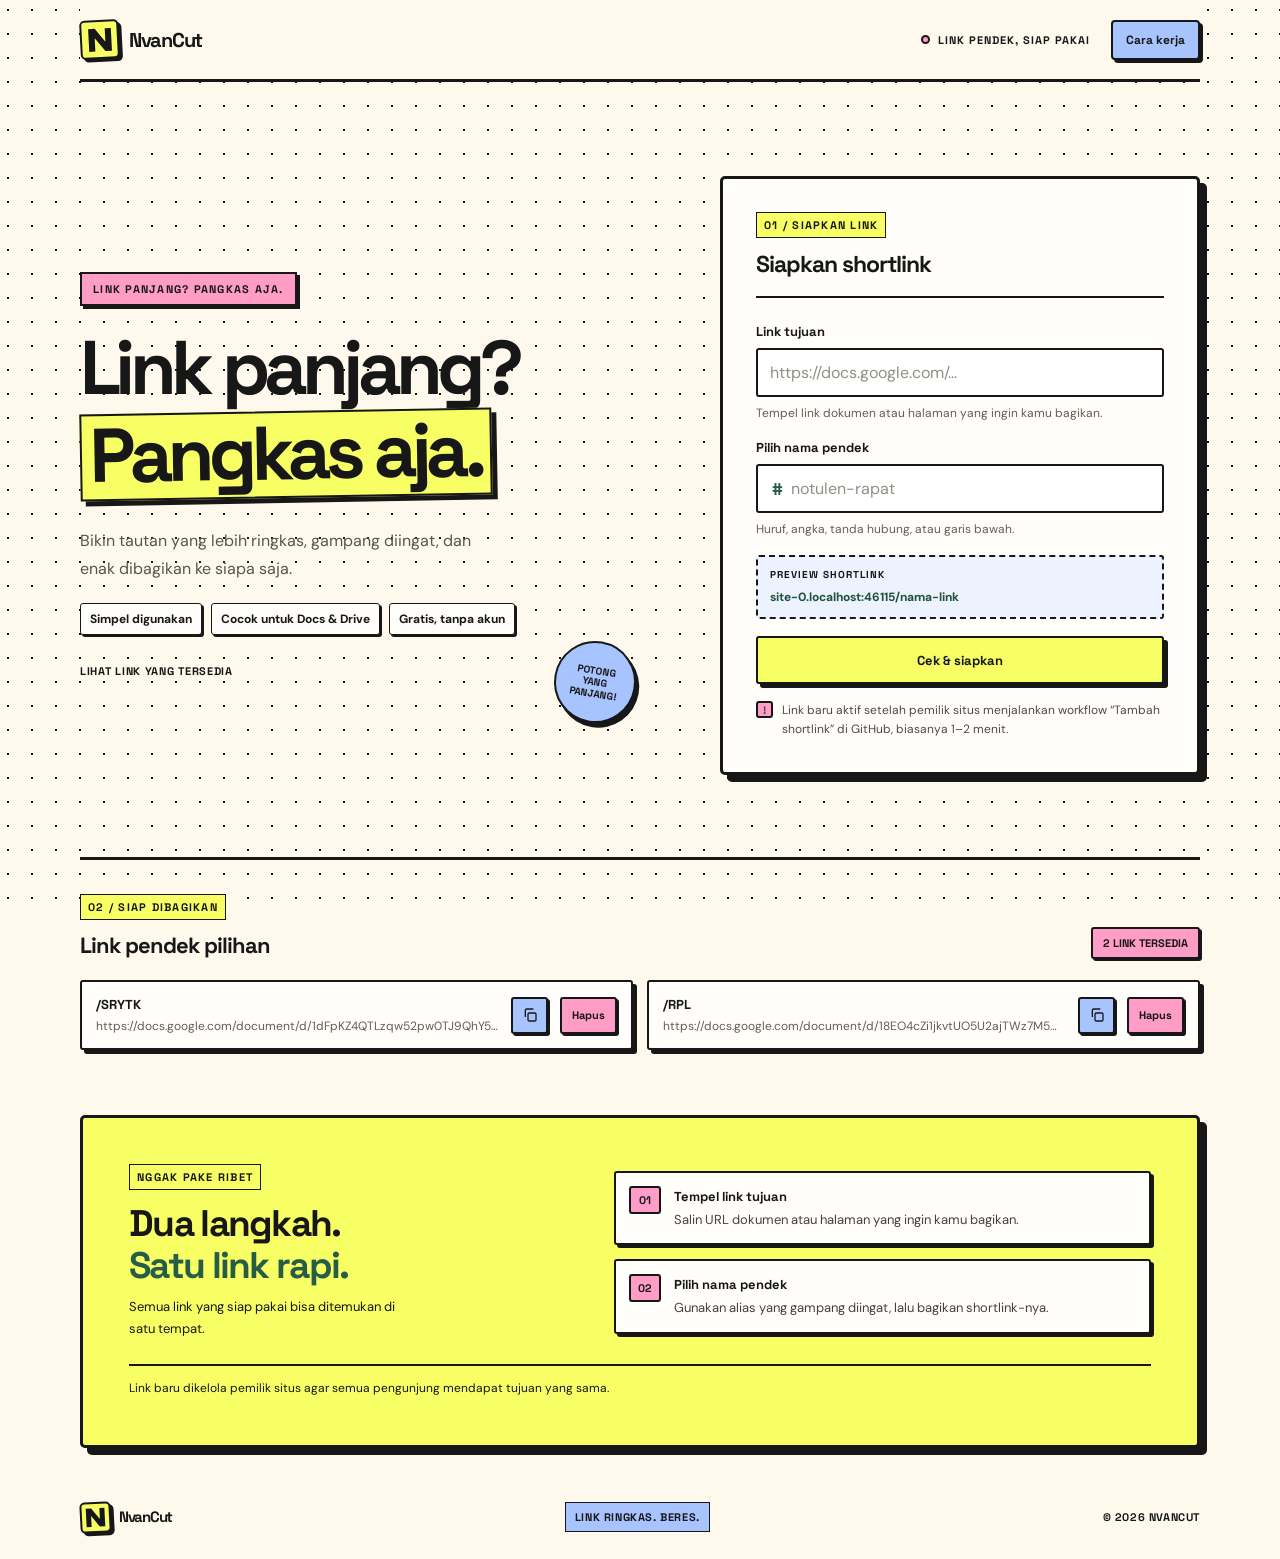
<file: index.html>
<!doctype html>
<html lang="id">
<head>
  <meta charset="utf-8">
  <meta name="viewport" content="width=device-width, initial-scale=1">
  <meta name="theme-color" content="#fff9ed">
  <link rel="icon" href="./favicon.svg" type="image/svg+xml">
  <link rel="apple-touch-icon" href="./apple-touch-icon.png">
  <meta name="description" content="NvanCut membantu kamu membagikan tautan panjang dengan lebih ringkas.">
  <title>NvanCut — Link panjang? Pangkas aja.</title>
  <link rel="preload" href="./fonts/dm-sans-latin-wght-normal.woff2" as="font" type="font/woff2" crossorigin>
  <link rel="preload" href="./fonts/space-grotesk-latin-wght-normal.woff2" as="font" type="font/woff2" crossorigin>
  <link rel="stylesheet" href="./styles.css">
  <script src="./app.js" defer></script>
</head>
<body>
  <header class="site-header">
    <a class="brand" href="./" aria-label="NvanCut beranda">
      <span class="brand-mark" aria-hidden="true">
        <svg viewBox="0 0 256 256" aria-hidden="true" focusable="false"><path fill="currentColor" fill-rule="evenodd" d="M24,232 V24 H84 L176,146 V24 H232 V232 H172 L80,110 V232 Z"/></svg>
      </span>
      <span class="brand-word">NvanCut</span>
    </a>
    <nav class="header-nav" aria-label="Navigasi utama">
      <span class="availability"><span class="availability-dot"></span> LINK PENDEK, SIAP PAKAI</span>
      <a class="header-link" href="#cara-kerja">Cara kerja</a>
    </nav>
  </header>

  <main>
    <section class="hero" aria-labelledby="hero-title">
      <div class="hero-copy">
        <div class="eyebrow">LINK PANJANG? PANGKAS AJA.</div>
        <h1 id="hero-title">Link panjang?<br><span>Pangkas aja.</span></h1>
        <p class="hero-description">Bikin tautan yang lebih ringkas, gampang diingat, dan enak dibagikan ke siapa saja.</p>
        <div class="hero-benefits" aria-label="Keunggulan NvanCut">
          <span>Simpel digunakan</span>
          <span>Cocok untuk Docs &amp; Drive</span>
          <span>Gratis, tanpa akun</span>
        </div>
        <a class="hero-scroll" href="#link-pilihan">LIHAT LINK YANG TERSEDIA</a>
        <span class="hero-sticker" aria-hidden="true">POTONG<br>YANG<br>PANJANG!</span>
      </div>

      <section class="form-card" aria-labelledby="form-title">
        <div class="card-heading">
          <div><span class="card-kicker">01 / SIAPKAN LINK</span><h2 id="form-title">Siapkan shortlink</h2></div>
        </div>
        <form id="shortlink-form" novalidate>
          <label for="destination">Link tujuan</label>
          <div class="input-wrap">
                        <input id="destination" name="destination" type="url" placeholder="https://docs.google.com/..." autocomplete="url" required>
          </div>
          <p class="field-hint">Tempel link dokumen atau halaman yang ingin kamu bagikan.</p>

          <label for="alias">Pilih nama pendek</label>
          <div class="alias-wrap">
            <span class="alias-hash" aria-hidden="true">#</span>
            <input id="alias" name="alias" type="text" placeholder="notulen-rapat" autocomplete="off" maxlength="48" required aria-describedby="alias-help">
          </div>
          <p class="field-hint" id="alias-help">Huruf, angka, tanda hubung, atau garis bawah.</p>

          <div class="preview-box">
            <span class="preview-label">PREVIEW SHORTLINK</span>
            <code id="alias-preview" aria-live="polite"></code>
          </div>
          <button class="primary-button" type="submit">Cek &amp; siapkan</button>
          <div id="form-message" class="form-message" role="status" aria-live="polite" hidden></div>
        </form>
        <div class="static-note"><span class="note-icon" aria-hidden="true">!</span><span>Link baru aktif setelah pemilik situs menjalankan workflow “Tambah shortlink” di GitHub, biasanya 1–2 menit.</span></div>
      </section>
    </section>

    <section class="links-section" id="link-pilihan" aria-labelledby="links-title">
      <div class="section-heading">
        <div><span class="card-kicker">02 / SIAP DIBAGIKAN</span><h2 id="links-title">Link pendek pilihan</h2></div>
        <span id="link-count" class="link-count"></span>
      </div>
      <div id="links-list" class="links-list" aria-live="polite"></div>
      <div id="links-empty" class="empty-state" hidden>Belum ada shortlink. Pemilik situs bisa menambahkan link lewat workflow <code>Tambah shortlink</code> di GitHub.</div>
    </section>

    <section class="how-section" id="cara-kerja" aria-labelledby="how-title">
      <div class="how-title">
        <span class="card-kicker">NGGAK PAKE RIBET</span>
        <h2 id="how-title">Dua langkah.<br><span>Satu link rapi.</span></h2>
        <p>Semua link yang siap pakai bisa ditemukan di satu tempat.</p>
      </div>
      <div class="steps">
        <article class="step">
          <span class="step-number">01</span>
          <div><h3>Tempel link tujuan</h3><p>Salin URL dokumen atau halaman yang ingin kamu bagikan.</p></div>
        </article>
        <article class="step">
          <span class="step-number">02</span>
          <div><h3>Pilih nama pendek</h3><p>Gunakan alias yang gampang diingat, lalu bagikan shortlink-nya.</p></div>
        </article>
      </div>
      <p class="how-footnote">Link baru dikelola pemilik situs agar semua pengunjung mendapat tujuan yang sama.</p>
    </section>
  </main>

  <footer>
    <a class="brand footer-brand" href="./" aria-label="NvanCut beranda">
      <span class="brand-mark" aria-hidden="true">
        <svg viewBox="0 0 256 256" aria-hidden="true" focusable="false"><path fill="currentColor" fill-rule="evenodd" d="M24,232 V24 H84 L176,146 V24 H232 V232 H172 L80,110 V232 Z"/></svg>
      </span>
      <span class="brand-word">NvanCut</span>
    </a>
    <span class="footer-tagline">LINK RINGKAS. BERES.</span>
    <span class="footer-copyright">© 2026 NVANCUT</span>
  </footer>
</body>
</html>
</file>
<file: styles.css>
@font-face {
  font-family: "DM Sans";
  font-style: normal;
  font-weight: 100 1000;
  font-display: swap;
  src: url("fonts/dm-sans-latin-wght-normal.woff2") format("woff2");
  unicode-range: U+0000-00FF,U+0131,U+0152-0153,U+02BB-02BC,U+02C6,U+02DA,U+02DC,U+0304,U+0308,U+0329,U+2000-206F,U+20AC,U+2122,U+2191,U+2193,U+2212,U+2215,U+FEFF,U+FFFD;
}

@font-face {
  font-family: "Space Grotesk";
  font-style: normal;
  font-weight: 300 700;
  font-display: swap;
  src: url("fonts/space-grotesk-latin-wght-normal.woff2") format("woff2");
  unicode-range: U+0000-00FF,U+0131,U+0152-0153,U+02BB-02BC,U+02C6,U+02DA,U+02DC,U+0304,U+0308,U+0329,U+2000-206F,U+20AC,U+2122,U+2191,U+2193,U+2212,U+2215,U+FEFF,U+FFFD;
}

:root {
  color-scheme: light;
  --ink: #171717;
  --paper: #fff9ed;
  --white: #fffefa;
  --muted: #58554f;
  --line: #171717;
  --yellow: #f7ff64;
  --pink: #ff9dc7;
  --blue: #a8c4ff;
  --green: #255d46;
  --body: "DM Sans",sans-serif;
  --display: "Space Grotesk",sans-serif;
  --shadow: 7px 7px 0 var(--ink);
}

* {
  box-sizing: border-box;
}

html {
  scroll-behavior: smooth;
  scroll-padding-top: 90px;
}

body {
  margin: 0;
  min-width: 320px;
  background-color: var(--paper);
  color: var(--ink);
  font-family: var(--body);
  -webkit-font-smoothing: antialiased;
}

/* Titik latar diam di layar; hanya isi halaman yang bergerak saat scroll.
   Pakai elemen fixed, bukan background-attachment: fixed, karena yang kedua
   diabaikan di iOS Safari. */
body::before {
  content: "";
  position: fixed;
  inset: 0;
  z-index: -1;
  pointer-events: none;
  background-image: radial-gradient(#171717 1px,transparent 1.4px);
  background-position: calc(20px + var(--dx,0px)) calc(22px + var(--dy,0px));
  background-size: 24px 24px;
}

.site-header,
main,
footer {
  width: min(1120px,calc(100% - 64px));
  margin-inline: auto;
}

.site-header {
  min-height: 82px;
  display: flex;
  align-items: center;
  justify-content: space-between;
  gap: 24px;
  border-bottom: 3px solid var(--ink);
  background: var(--paper);
}

.brand {
  display: inline-flex;
  align-items: center;
  gap: 10px;
  flex: none;
  color: var(--ink);
  text-decoration: none;
}

.brand-mark {
  display: grid;
  place-items: center;
  width: 39px;
  height: 39px;
  border: 2.5px solid var(--ink);
  border-radius: 5px;
  background: var(--yellow);
  box-shadow: 3px 3px 0 var(--ink);
  transform: rotate(-3deg);
}

.brand-mark svg {
  width: 28px;
  height: 28px;
  color: var(--ink);
}

.brand-word {
  font: 700 20px/.9 var(--display);
  letter-spacing: -1.3px;
}

.brand-dot {
  color: var(--green);
}

.header-nav {
  display: flex;
  align-items: center;
  gap: 21px;
}

.availability {
  display: inline-flex;
  align-items: center;
  gap: 8px;
  color: var(--ink);
  font: 700 11px var(--display);
  letter-spacing: 1px;
}

.availability-dot {
  width: 9px;
  height: 9px;
  border: 2px solid var(--ink);
  border-radius: 50%;
  background: var(--pink);
}

.header-link {
  padding: 10px 13px;
  border: 2px solid var(--ink);
  border-radius: 4px;
  background: var(--blue);
  box-shadow: 3px 3px 0 var(--ink);
  color: var(--ink);
  font: 700 12px var(--display);
  text-decoration: none;
  transition: transform .12s,box-shadow .12s;
}

.header-link:hover {
  transform: translate(2px,2px);
  box-shadow: 1px 1px 0 var(--ink);
}

.hero {
  position: relative;
  display: grid;
  grid-template-columns: minmax(0,1.08fr) minmax(340px,.92fr);
  align-items: center;
  gap: clamp(38px,6vw,78px);
  padding: clamp(58px,8vw,94px) 0 clamp(62px,7vw,82px);
}

.hero-copy {
  position: relative;
  max-width: 570px;
  padding: 30px 10px 30px 0;
}

.eyebrow,
.card-kicker {
  font: 700 11px var(--display);
  letter-spacing: 1.25px;
}

.eyebrow {
  display: inline-flex;
  align-items: center;
  gap: 7px;
  padding: 8px 11px;
  border: 2px solid var(--ink);
  background: var(--pink);
  box-shadow: 3px 3px 0 var(--ink);
}

h1,
h2,
h3,
p {
  margin-top: 0;
}

h1 {
  margin: 25px 0 18px;
  font: 700 clamp(46px,6vw,76px)/.98 var(--display);
  letter-spacing: -.075em;
}

h1 span {
  position: relative;
  display: inline-block;
  margin-top: 6px;
  padding: 3px 8px 6px;
  border: 2px solid var(--ink);
  background: var(--yellow);
  box-shadow: 5px 5px 0 var(--ink);
  transform: rotate(-1deg);
}

.hero-description {
  max-width: 425px;
  margin: 28px 0 20px;
  color: var(--muted);
  font-size: clamp(14px,1.4vw,16px);
  line-height: 1.75;
}

.hero-benefits {
  display: flex;
  flex-wrap: wrap;
  gap: 9px;
}

.hero-benefits>span {
  display: inline-flex;
  align-items: center;
  gap: 6px;
  padding: 7px 9px;
  border: 1.8px solid var(--ink);
  border-radius: 3px;
  background: var(--white);
  box-shadow: 2px 2px 0 var(--ink);
  color: var(--ink);
  font-size: 12px;
  font-weight: 700;
}

.hero-scroll {
  display: inline-flex;
  align-items: center;
  gap: 10px;
  margin-top: 29px;
  color: var(--ink);
  font: 700 11px var(--display);
  letter-spacing: .7px;
  text-decoration: none;
}

.hero-sticker {
  position: absolute;
  right: 7px;
  bottom: -13px;
  display: grid;
  place-items: center;
  width: 82px;
  height: 82px;
  border: 2px solid var(--ink);
  border-radius: 50%;
  background: var(--blue);
  box-shadow: 4px 4px 0 var(--ink);
  font: 700 10px/1.15 var(--display);
  text-align: center;
  transform: rotate(10deg);
}

.form-card {
  position: relative;
  padding: clamp(22px,3vw,33px);
  border: 3px solid var(--ink);
  border-radius: 5px;
  background: var(--white);
  box-shadow: var(--shadow);
}

.card-heading {
  display: flex;
  justify-content: space-between;
  align-items: flex-start;
  gap: 12px;
  margin-bottom: 25px;
  padding-bottom: 17px;
  border-bottom: 2px solid var(--ink);
}

.card-kicker {
  display: inline-block;
  padding: 5px 7px;
  border: 1.5px solid var(--ink);
  background: var(--yellow);
  font-size: 11px;
}

.card-heading h2,
.section-heading h2 {
  margin: 11px 0 0;
  font: 700 23px var(--display);
  letter-spacing: -1px;
}

form label {
  display: block;
  margin-bottom: 8px;
  font: 700 13px var(--display);
}

.input-wrap,
.alias-wrap {
  display: flex;
  align-items: center;
  height: 49px;
  border: 2px solid var(--ink);
  border-radius: 3px;
  background: #fff;
  transition: box-shadow .14s,transform .14s;
}

.input-wrap:focus-within,
.alias-wrap:focus-within {
  transform: translate(-1px,-1px);
  box-shadow: 3px 3px 0 var(--blue);
}

.alias-hash {
  padding-left: 14px;
  color: var(--green);
  font: 700 17px var(--display);
}

.input-wrap input,
.alias-wrap input {
  width: 100%;
  min-width: 0;
  height: 100%;
  flex: 1;
  padding: 0 12px;
  border: 0;
  outline: 0;
  background: transparent;
  color: var(--ink);
  font: 16px var(--body);
}

.alias-wrap input {
  padding-left: 8px;
}

input::placeholder {
  color: #938f86;
}

.field-hint {
  margin: 7px 0 17px;
  color: #625e56;
  font-size: 12px;
  line-height: 1.5;
}

.preview-box {
  display: flex;
  flex-direction: column;
  gap: 7px;
  margin: 1px 0 17px;
  padding: 11px 12px;
  border: 2px dashed var(--ink);
  border-radius: 3px;
  background: #edf2ff;
}

.preview-label {
  font: 700 10px var(--display);
  letter-spacing: 1px;
}

.preview-box code {
  overflow-wrap: anywhere;
  color: #1f513c;
  font: 700 12px/1.5 var(--body);
}

.primary-button {
  display: flex;
  align-items: center;
  justify-content: center;
  gap: 8px;
  width: 100%;
  min-height: 48px;
  border: 2px solid var(--ink);
  border-radius: 3px;
  background: var(--yellow);
  box-shadow: 4px 4px 0 var(--ink);
  color: var(--ink);
  font: 700 13px var(--display);
  cursor: pointer;
  transition: transform .12s,box-shadow .12s;
}

.primary-button:hover {
  transform: translate(3px,3px);
  box-shadow: 1px 1px 0 var(--ink);
}

.primary-button span {
  font-size: 17px;
}

.static-note {
  display: flex;
  align-items: flex-start;
  gap: 9px;
  margin-top: 17px;
  color: #4e4a44;
  font-size: 12px;
  line-height: 1.6;
}

.note-icon {
  display: grid;
  flex: none;
  place-items: center;
  width: 17px;
  height: 17px;
  border: 2px solid var(--ink);
  border-radius: 3px;
  background: var(--pink);
  font: 700 11px var(--display);
}

.form-message {
  margin-top: 13px;
  padding: 11px 12px;
  border: 2px solid var(--ink);
  border-radius: 3px;
  background: #e6f4e9;
  color: var(--ink);
  font-size: 13px;
  line-height: 1.6;
  overflow-wrap: anywhere;
}

.form-message.error {
  background: #ffe5e5;
}

.form-message.success {
  background: #e6f4e9;
}

.form-message a {
  color: inherit;
  font-weight: 700;
}

.message-actions {
  display: flex;
  flex-wrap: wrap;
  gap: 8px;
  margin-top: 10px;
}

.form-message a.copy-inline {
  display: inline-block;
  text-decoration: none;
}

.form-message .copy-inline {
  margin: 0;
  padding: 8px 11px;
  border: 2px solid var(--ink);
  border-radius: 3px;
  background: var(--blue);
  box-shadow: 2px 2px 0 var(--ink);
  color: var(--ink);
  font: 700 12px var(--display);
  cursor: pointer;
}

.links-section {
  padding: 34px 0 65px;
  border-top: 3px solid var(--ink);
}

.section-heading {
  display: flex;
  align-items: end;
  justify-content: space-between;
  gap: 15px;
  margin-bottom: 21px;
}

.section-heading h2 {
  font-size: 22px;
}

.link-count {
  flex: none;
  padding: 7px 10px;
  border: 2px solid var(--ink);
  border-radius: 3px;
  background: var(--pink);
  box-shadow: 2px 2px 0 var(--ink);
  font: 700 11px var(--display);
  text-transform: uppercase;
}

.links-list {
  display: grid;
  grid-template-columns: repeat(auto-fit,minmax(min(100%,270px),1fr));
  gap: 14px;
}

.link-card {
  display: flex;
  min-width: 0;
  align-items: center;
  gap: 12px;
  padding: 14px;
  border: 2px solid var(--ink);
  border-radius: 3px;
  background: var(--white);
  box-shadow: 4px 4px 0 var(--ink);
  transition: transform .13s,box-shadow .13s;
}

.link-card {
  position: relative;
  overflow: hidden;
  opacity: 0;
  transform: translateX(-14px);
  transition: opacity .35s ease var(--d,0ms), transform .35s ease var(--d,0ms), box-shadow .13s;
}

.link-card::after {
  content: "";
  position: absolute;
  left: -10%;
  top: 50%;
  width: 120%;
  height: 6px;
  margin-top: -3px;
  background: var(--yellow);
  transform: rotate(-8deg) scaleX(0);
  transform-origin: left center;
  pointer-events: none;
  opacity: 0;
}

.link-card.is-in {
  opacity: 1;
  transform: none;
}

.link-card.is-in::after {
  animation: potong .7s cubic-bezier(.6,0,.2,1) var(--d,0ms) forwards;
}

@keyframes potong {
  0% { transform: rotate(-8deg) scaleX(0); opacity: 1; }
  60% { transform: rotate(-8deg) scaleX(1); opacity: 1; }
  100% { transform: rotate(-8deg) scaleX(1); opacity: 0; }
}

.link-card.is-in:hover {
  transform: translate(2px,2px);
  box-shadow: 2px 2px 0 var(--ink);
}

.link-info {
  min-width: 0;
  flex: 1;
}

.link-alias {
  display: block;
  margin-bottom: 5px;
  overflow-wrap: anywhere;
  color: var(--ink);
  font: 700 13px var(--display);
  text-decoration: none;
}

.link-alias:hover {
  text-decoration: underline;
  text-decoration-thickness: 2px;
  text-underline-offset: 3px;
}

.link-url {
  display: block;
  overflow: hidden;
  color: #625e56;
  font-size: 12px;
  text-overflow: ellipsis;
  white-space: nowrap;
}

.copy-button {
  display: grid;
  flex: none;
  place-items: center;
  width: 37px;
  height: 37px;
  border: 2px solid var(--ink);
  border-radius: 3px;
  background: var(--blue);
  box-shadow: 2px 2px 0 var(--ink);
  color: var(--ink);
  font-size: 16px;
  cursor: pointer;
  transition: transform .12s,box-shadow .12s;
}

.delete-button {
  flex: none;
  height: 37px;
  padding: 0 10px;
  border: 2px solid var(--ink);
  border-radius: 3px;
  background: var(--pink);
  box-shadow: 2px 2px 0 var(--ink);
  color: var(--ink);
  font: 700 11px var(--display);
  cursor: pointer;
  transition: transform .12s,box-shadow .12s;
}

.delete-button:hover {
  transform: translate(2px,2px);
  box-shadow: 0 0 0 var(--ink);
}

.copy-button:hover {
  transform: translate(2px,2px);
  box-shadow: 0 0 0 var(--ink);
}

.empty-state {
  padding: 18px 0;
  font-size: 13px;
}

.empty-state code {
  padding: 2px 4px;
  border: 1px solid var(--ink);
  background: var(--yellow);
}

.how-section {
  display: grid;
  grid-template-columns: minmax(0,.9fr) minmax(0,1.1fr);
  gap: 24px 46px;
  padding: clamp(25px,5vw,46px);
  border: 3px solid var(--ink);
  border-radius: 5px;
  background: var(--yellow);
  box-shadow: var(--shadow);
}

.how-title h2 {
  margin: 13px 0 10px;
  font: 700 clamp(27px,3.3vw,37px)/1.12 var(--display);
  letter-spacing: -1.7px;
}

.how-title h2 span {
  color: var(--green);
}

.how-title p {
  max-width: 280px;
  margin: 0;
  font-size: 13px;
  line-height: 1.7;
}

.steps {
  display: grid;
  align-content: center;
  gap: 14px;
}

.step {
  display: flex;
  align-items: flex-start;
  gap: 13px;
  padding: 13px;
  border: 2px solid var(--ink);
  border-radius: 3px;
  background: var(--white);
  box-shadow: 3px 3px 0 var(--ink);
}

.step-number {
  display: inline-flex;
  flex: none;
  width: 32px;
  height: 28px;
  align-items: center;
  justify-content: center;
  border: 2px solid var(--ink);
  border-radius: 3px;
  background: var(--pink);
  font: 700 11px var(--display);
}

.step h3 {
  margin: 2px 0 5px;
  font: 700 13px var(--display);
}

.step p {
  margin: 0;
  color: #45423d;
  font-size: 13px;
  line-height: 1.6;
}

.how-footnote {
  grid-column: 1/-1;
  display: flex;
  align-items: center;
  gap: 8px;
  margin: 0;
  padding-top: 13px;
  border-top: 2px solid var(--ink);
  font-size: 12px;
  line-height: 1.6;
}

footer {
  display: flex;
  min-height: 83px;
  align-items: center;
  justify-content: space-between;
  gap: 18px;
  margin-top: 28px;
  color: var(--ink);
  font: 700 11px var(--display);
  letter-spacing: .6px;
}

.footer-brand {
  gap: 8px;
  letter-spacing: normal;
}

.footer-brand .brand-mark {
  width: 31px;
  height: 31px;
}

.footer-brand .brand-mark svg {
  width: 23px;
  height: 23px;
}

.footer-brand .brand-word {
  font-size: 15px;
}

.footer-tagline {
  padding: 7px 9px;
  border: 1.5px solid var(--ink);
  background: var(--blue);
}

button:focus-visible,
a:focus-visible,
input:focus-visible {
  outline: 3px solid var(--pink);
  outline-offset: 3px;
}

@media (max-width: 900px) {
  .site-header,
  main,
  footer {
    width: min(100% - 48px,760px);
  }
  .hero {
    grid-template-columns: minmax(0,1fr) minmax(300px,.95fr);
    gap: 30px;
    padding: 56px 0;
  }
  .hero-sticker {
    right: -4px;
    bottom: -25px;
  }
  h1 {
    font-size: clamp(43px,6.4vw,58px);
  }
  .hero-benefits {
    gap: 8px;
  }
  .hero-benefits>span {
    font-size: 12px;
  }
}

@media (max-width: 720px) {
  .hero {
    grid-template-columns: minmax(0,1fr);
    gap: 30px;
    padding: 44px 0 39px;
  }
  .hero-copy {
    max-width: 600px;
    padding: 8px 5px 12px 0;
  }
  .hero-sticker {
    right: 14px;
    top: 5px;
    bottom: auto;
    width: 68px;
    height: 68px;
    font-size: 9px;
  }
  .hero-description {
    max-width: 480px;
  }
  .form-card {
    width: 100%;
    max-width: 560px;
    margin-inline: auto;
  }
  .hero-benefits>span {
    font-size: 12px;
  }
  .links-section {
    padding: 28px 0 42px;
  }
  .links-list {
    grid-template-columns: repeat(auto-fit,minmax(min(100%,250px),1fr));
  }
  .how-section {
    gap: 18px 25px;
  }
}

@media (max-width: 520px) {
  .site-header,
  main,
  footer {
    width: calc(100% - 34px);
  }
  .site-header {
    min-height: 68px;
    gap: 10px;
  }
  .brand {
    gap: 8px;
  }
  .brand-mark {
    width: 34px;
    height: 34px;
  }
  .brand-mark svg {
    width: 25px;
    height: 25px;
  }
  .brand-word {
    font-size: 17px;
  }
  .header-nav {
    gap: 8px;
  }
  .availability {
    max-width: 104px;
    font-size: 10px;
    letter-spacing: .6px;
    line-height: 1.3;
  }
  .availability-dot {
    width: 8px;
    height: 8px;
    flex: none;
  }
  .header-link {
    padding: 8px;
    font-size: 11px;
    white-space: nowrap;
  }
  .hero {
    gap: 27px;
    padding: 36px 0 34px;
  }
  .eyebrow {
    font-size: 10px;
    letter-spacing: .8px;
  }
  .hero-sticker {
    right: 2px;
    top: 4px;
    width: 56px;
    height: 56px;
    font-size: 8px;
    transform: rotate(8deg);
  }
  h1 {
    max-width: 100%;
    margin: 19px 0 12px;
    font-size: clamp(42px,12vw,58px);
  }
  h1 span {
    padding: 2px 6px 5px;
  }
  .hero-description {
    max-width: 390px;
    margin: 22px 0 16px;
    font-size: 13px;
  }
  .hero-benefits {
    gap: 8px;
  }
  .hero-benefits>span {
    padding: 6px 7px;
    font-size: 12px;
  }
  .hero-scroll {
    margin-top: 21px;
    font-size: 10px;
  }
  .form-card {
    padding: 20px 16px 17px;
    box-shadow: 5px 5px 0 var(--ink);
  }
  .card-heading {
    margin-bottom: 19px;
    padding-bottom: 14px;
  }
  .card-heading h2 {
    font-size: 20px;
  }
  .field-hint {
    font-size: 12px;
    margin-bottom: 15px;
  }
  .preview-box {
    padding: 10px;
    margin-bottom: 15px;
  }
  .preview-box code {
    font-size: 12px;
  }
  .primary-button {
    min-height: 47px;
  }
  .static-note {
    font-size: 12px;
  }
  .section-heading {
    align-items: center;
    margin-bottom: 16px;
  }
  .section-heading h2 {
    font-size: 18px;
  }
  .card-kicker {
    font-size: 10px;
  }
  .link-count {
    padding: 6px 7px;
    font-size: 10px;
  }
  .links-list {
    grid-template-columns: minmax(0,1fr);
    gap: 10px;
  }
  .link-card {
    padding: 11px;
    box-shadow: 3px 3px 0 var(--ink);
  }
  .how-section {
    grid-template-columns: minmax(0,1fr);
    gap: 17px;
    padding: 22px 16px;
    box-shadow: 5px 5px 0 var(--ink);
  }
  .how-title h2 {
    font-size: 29px;
  }
  .steps {
    gap: 11px;
  }
  .how-footnote {
    grid-column: 1;
    align-items: flex-start;
    padding-top: 11px;
    font-size: 12px;
  }
  footer {
    min-height: 70px;
    flex-wrap: wrap;
    gap: 10px;
    margin-top: 20px;
    padding: 12px 0;
  }
  .footer-tagline {
    display: none;
  }
  .footer-copyright {
    margin-left: auto;
    font-size: 10px;
  }
}

@media (max-width: 400px) {
  .availability {
    display: none;
  }
}

@media (max-width: 360px) {
  .site-header,
  main,
  footer {
    width: calc(100% - 26px);
  }
  .header-nav {
    gap: 6px;
  }
  .header-link {
    padding: 7px 6px;
    font-size: 11px;
  }
  .hero-sticker {
    right: 0;
    top: -4px;
    width: 49px;
    height: 49px;
    font-size: 7px;
  }
  h1 {
    font-size: 40px;
  }
  .hero-benefits {
    display: grid;
    grid-template-columns: max-content;
    gap: 7px;
  }
  .section-heading h2 {
    font-size: 16px;
  }
  .form-card {
    padding-inline: 13px;
  }
}

@media (prefers-reduced-motion: reduce) {
  .link-card::after {
    display: none;
  }

  .link-card {
    opacity: 1;
    transform: none;
  }

  *,
  *::before,
  *::after {
    scroll-behavior: auto!important;
    transition-duration: .01ms!important;
    animation-duration: .01ms!important;
  }
}
</file>
